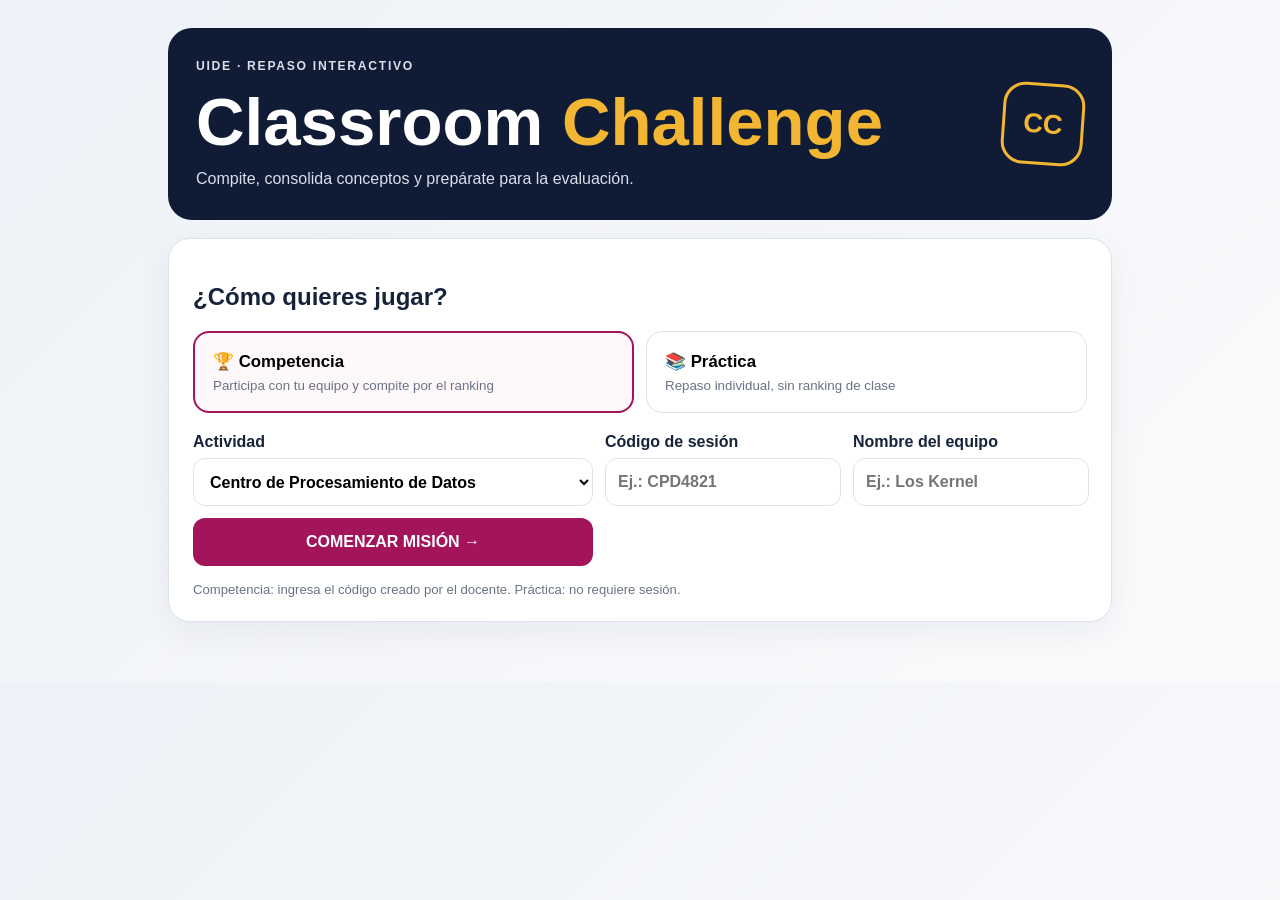
<file: index.html>
<!doctype html>
<html lang="es">
<head>
  <meta charset="utf-8">
  <meta name="viewport" content="width=device-width,initial-scale=1">
  <meta name="theme-color" content="#101b35">
  <title>Classroom Challenge</title>
  <link rel="stylesheet" href="css/styles.css">
</head>
<body>
<main class="shell">
  <header class="hero">
    <div><p class="eyebrow">UIDE · Repaso interactivo</p><h1>Classroom <span>Challenge</span></h1><p>Compite, consolida conceptos y prepárate para la evaluación.</p></div>
    <div class="hero-mark">CC</div>
  </header>

  <section id="home" class="card">
    <h2>¿Cómo quieres jugar?</h2>
    <div class="modes">
      <button class="mode selected" data-mode="competition"><b>🏆 Competencia</b><small>Participa con tu equipo y compite por el ranking</small></button>
      <button class="mode" data-mode="practice"><b>📚 Práctica</b><small>Repaso individual, sin ranking de clase</small></button>
    </div>
    <form id="startForm">
      <label>Actividad<select id="quizSelect"><option value="cpd">Centro de Procesamiento de Datos</option><option value="arq-u1">Arquitectura de Computadoras · Unidad 1</option><option value="ad">Gestión de Configuraciones y Active Directory</option><option value="cli">Terminal Battle · Linux vs. Windows</option><option value="repaso-2">Repaso segundo parcial · Arquitectura</option></select></label>
      <label id="sessionField">Código de sesión<input id="sessionCode" maxlength="10" placeholder="Ej.: CPD4821" autocomplete="off"></label><label id="teamField">Nombre del equipo<input id="teamName" maxlength="28" placeholder="Ej.: Los Kernel" autocomplete="off"></label>
      <button class="primary" type="submit">COMENZAR MISIÓN →</button>
    </form>
    <p class="note">Competencia: ingresa el código creado por el docente. Práctica: no requiere sesión.</p>
  </section>

  <section id="game" class="card hidden">
    <div class="hud"><b id="progress"></b><span>⏱ <b id="timer">0.0</b>s</span><span>🔥 <b id="streak">0</b></span><span>⭐ <b id="score">0</b></span></div>
    <div class="track"><div id="bar"></div></div>
    <p id="category" class="eyebrow"></p><h2 id="question"></h2>
    <div id="answers" class="answers"></div>
    <div id="feedback" class="feedback hidden" aria-live="polite"></div>
  </section>

  <section id="results" class="card hidden">
    <div class="finish">🏁</div><p class="eyebrow">Misión completada</p><h2 id="resultName"></h2>
    <div id="finalScore" class="big"></div>
    <div class="stats"><div><b id="correctStat"></b><small>Aciertos</small></div><div><b id="timeStat"></b><small>Tiempo</small></div><div><b id="accuracyStat"></b><small>Precisión</small></div></div>
    <div id="categoryResults" class="category-results"></div>
    <button id="restart" class="secondary">↻ JUGAR DE NUEVO</button>
  </section>
</main>
<script src="js/database.js"></script><script src="js/scoring.js"></script><script src="js/game.js"></script><script src="js/app.js"></script>
</body></html>
</file>
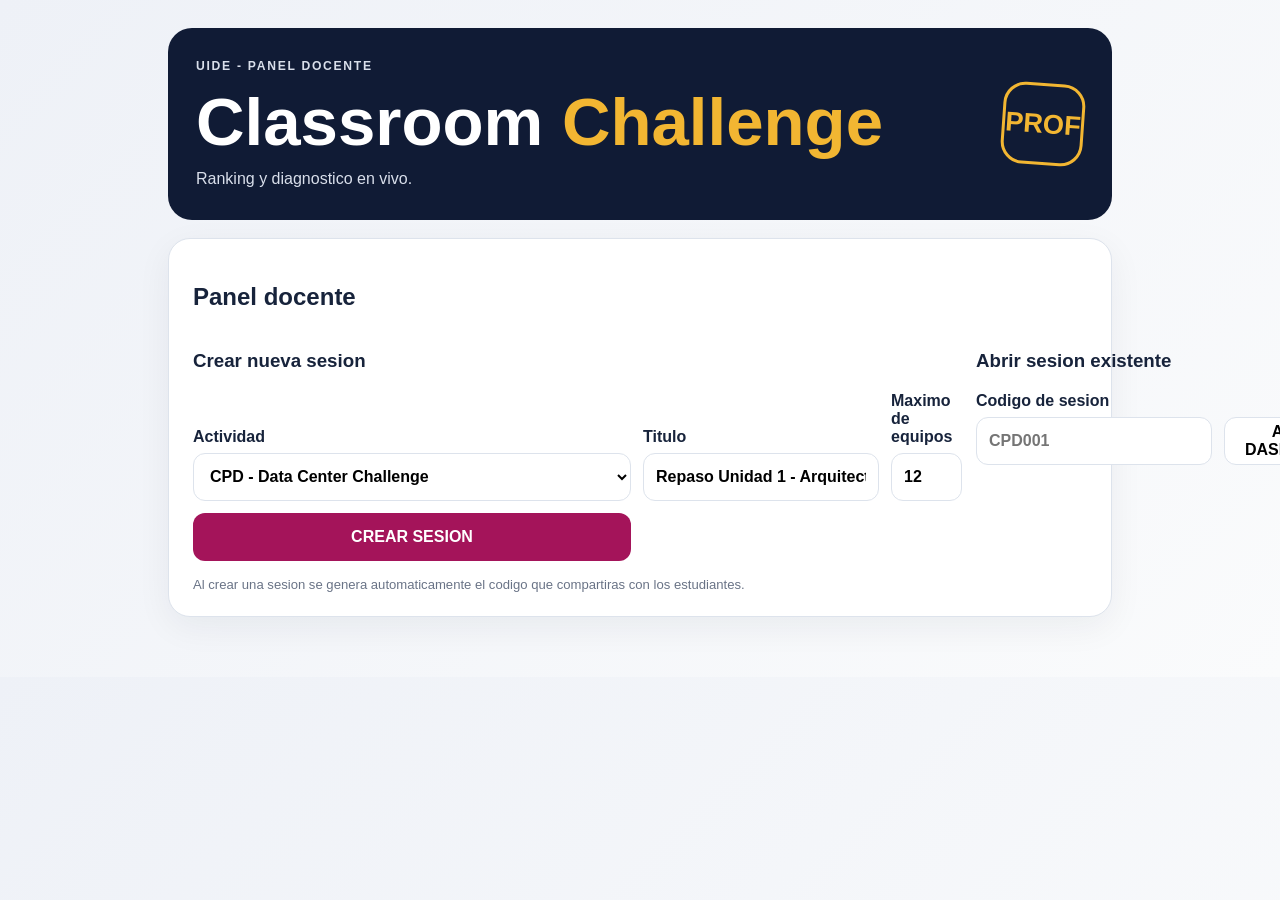
<file: teacher.html>
<!doctype html><html lang="es"><head><meta charset="utf-8"><meta name="viewport" content="width=device-width,initial-scale=1"><title>Classroom Challenge - Docente</title><link rel="stylesheet" href="css/styles.css"></head><body><main class="shell"><header class="hero"><div><p class="eyebrow">UIDE - Panel docente</p><h1>Classroom <span>Challenge</span></h1><p>Ranking y diagnostico en vivo.</p></div><div class="hero-mark">PROF</div></header><section id="teacherLogin" class="card"><h2>Panel docente</h2><div class="dashboard-grid"><div><h3>Crear nueva sesion</h3><form id="createSessionForm"><label>Actividad<select id="newQuiz"><option value="cpd">CPD - Data Center Challenge</option><option value="arq-u1">ARQ U1 - Arquitectura de Computadoras · Unidad 1</option><option value="ad">AD - Active Directory Challenge</option><option value="cli">Terminal Battle - Linux vs. Windows</option><option value="repaso-2">Repaso segundo parcial - Arquitectura</option></select></label><label>Titulo<input id="newTitle" value="Repaso Unidad 1 - Arquitectura de Computadoras"></label><label>Maximo de equipos<input id="newMaxTeams" type="number" min="1" max="12" value="12"></label><button class="primary">CREAR SESION</button></form></div><div><h3>Abrir sesion existente</h3><form id="teacherForm"><label>Codigo de sesion<input id="teacherCode" maxlength="10" placeholder="CPD001"></label><button class="secondary">ABRIR DASHBOARD</button></form></div></div><p class="note">Al crear una sesion se genera automaticamente el codigo que compartiras con los estudiantes.</p></section><section id="dashboard" class="hidden"><div class="card dashboard-head"><div><p class="eyebrow">Sesion en vivo</p><h2 id="sessionTitle"></h2><p id="sessionMeta" class="note"></p></div><div class="live">EN VIVO</div></div><div class="teacher-stats"><div class="card metric"><b id="teamsCount">0</b><small>Equipos</small></div><div class="card metric"><b id="finishedCount">0</b><small>Finalizados</small></div><div class="card metric"><b id="avgAccuracy">-</b><small>Precision media</small></div><div class="card metric"><b id="answersCount">0</b><small>Respuestas</small></div></div><section class="card"><div class="section-title"><h2>Ranking en vivo</h2><span id="updatedAt" class="note"></span></div><div class="table-wrap"><table><thead><tr><th>#</th><th>Equipo</th><th>Puntos</th><th>Aciertos</th><th>Tiempo</th><th>Estado</th></tr></thead><tbody id="rankingBody"></tbody></table></div></section><div class="dashboard-grid"><section class="card"><h2>Rendimiento por categoria</h2><div id="categoryAnalytics"></div></section><section class="card"><h2>Preguntas con mas errores</h2><div id="hardQuestions"></div></section></div><button id="changeSession" class="secondary">Cambiar de sesion</button></section></main><script src="js/database.js"></script><script src="js/teacher.js"></script></body></html>
</file>
<file: css/styles.css>
:root{--navy:#101b35;--magenta:#a4145a;--yellow:#f2b632;--bg:#f4f6fa;--card:#fff;--text:#17233b;--muted:#697386;--line:#dde3ec;--ok:#13795b;--bad:#b42318}*{box-sizing:border-box}body{margin:0;font-family:Inter,Segoe UI,Arial,sans-serif;background:linear-gradient(135deg,#eef1f7,#fafbfc);color:var(--text)}button,input,select{font:inherit}.shell{max-width:980px;margin:auto;padding:28px 18px 60px}.hero{background:var(--navy);color:#fff;border-radius:24px;padding:28px;display:flex;align-items:center;justify-content:space-between;gap:20px;margin-bottom:18px}.hero h1{font-size:clamp(2.1rem,6vw,4.2rem);margin:.15em 0}.hero h1 span{color:var(--yellow)}.hero p{margin:.25em 0;color:#d9dfeb}.hero-mark{width:82px;height:82px;border:3px solid var(--yellow);border-radius:22px;display:grid;place-items:center;font-weight:900;font-size:1.7rem;color:var(--yellow);transform:rotate(4deg)}.card{background:var(--card);border:1px solid var(--line);border-radius:22px;padding:24px;box-shadow:0 10px 35px rgba(16,27,53,.06)}.hidden{display:none!important}.eyebrow{text-transform:uppercase;letter-spacing:.14em;font-size:.76rem;font-weight:800;color:var(--muted)}.modes{display:grid;grid-template-columns:1fr 1fr;gap:12px}.mode{border:1px solid var(--line);background:#fff;border-radius:16px;padding:18px;text-align:left;cursor:pointer}.mode b,.mode small{display:block}.mode b{font-size:1.05rem;margin-bottom:6px}.mode small,.note{color:var(--muted)}.mode.selected{border:2px solid var(--magenta);background:#fff8fb}form{display:grid;grid-template-columns:1fr 1fr auto;gap:12px;align-items:end;margin-top:20px}label{display:flex;flex-direction:column;gap:7px;font-weight:700}input,select{height:48px;border:1px solid var(--line);border-radius:12px;padding:0 12px;background:#fff}.primary,.secondary{height:48px;border:0;border-radius:12px;padding:0 20px;font-weight:900;cursor:pointer}.primary{background:var(--magenta);color:#fff}.secondary{background:#fff;border:1px solid var(--line);width:100%}.note{font-size:.82rem;margin:16px 0 0}.hud{display:flex;gap:18px;justify-content:space-between;flex-wrap:wrap}.track{height:8px;background:#edf0f5;border-radius:99px;overflow:hidden;margin:16px 0 24px}.track div{height:100%;width:0;background:linear-gradient(90deg,var(--magenta),var(--yellow));transition:width .25s}.answers{display:grid;grid-template-columns:1fr 1fr;gap:12px;margin-top:22px}.answer{min-height:70px;border:1px solid var(--line);border-radius:14px;background:#fff;padding:15px;text-align:left;font-weight:700;cursor:pointer}.answer:hover{border-color:var(--magenta);transform:translateY(-1px)}.answer:disabled{cursor:default;transform:none}.feedback{margin-top:16px;padding:15px;border-radius:14px;border:1px solid var(--line)}.feedback.ok{background:#f0faf6;border-color:#9bd5bf}.feedback.bad{background:#fff5f4;border-color:#efb6b1}.finish{font-size:3.5rem}.big{font-size:3.2rem;font-weight:900;color:var(--magenta)}.stats{display:grid;grid-template-columns:repeat(3,1fr);gap:10px;margin:18px 0}.stats div{background:#f5f7fa;border-radius:14px;padding:14px}.stats b,.stats small{display:block}.stats b{font-size:1.35rem}.stats small{color:var(--muted)}.category-results{margin:14px 0 20px}.cat-row{display:grid;grid-template-columns:1fr auto;gap:10px;border-bottom:1px solid var(--line);padding:8px 0}.cat-row span:last-child{font-weight:800}@media(max-width:720px){.modes,form,.answers{grid-template-columns:1fr}.hero-mark{display:none}.stats{grid-template-columns:repeat(3,1fr)}.shell{padding:14px}}
/* Teacher dashboard */
.dashboard-head{display:flex;align-items:center;justify-content:space-between;margin-bottom:14px}.live{font-weight:900;color:var(--ok);background:#effaf5;border:1px solid #b9dfcf;border-radius:999px;padding:9px 13px}.teacher-stats{display:grid;grid-template-columns:repeat(4,1fr);gap:12px;margin:14px 0}.metric{text-align:center}.metric b,.metric small{display:block}.metric b{font-size:2rem;color:var(--navy)}.metric small{color:var(--muted);margin-top:4px}.section-title{display:flex;justify-content:space-between;align-items:center}.table-wrap{overflow:auto}table{width:100%;border-collapse:collapse}th,td{text-align:left;padding:13px 10px;border-bottom:1px solid var(--line);white-space:nowrap}th{font-size:.78rem;text-transform:uppercase;letter-spacing:.08em;color:var(--muted)}.rank{font-size:1.1rem}.status{display:inline-block;padding:6px 9px;border-radius:999px;font-size:.78rem;font-weight:800}.status.finished{background:#effaf5;color:var(--ok)}.status.playing{background:#fff7e6;color:#8a5a00}.empty{text-align:center;color:var(--muted);padding:30px}.dashboard-grid{display:grid;grid-template-columns:1fr 1fr;gap:14px;margin:14px 0}.analytic{margin:14px 0}.analytic>div:first-child{display:flex;justify-content:space-between}.analytic small,.hard span{display:block;color:var(--muted);font-size:.78rem;margin-top:5px}.mini-track{height:8px;background:#edf0f5;border-radius:99px;overflow:hidden;margin-top:6px}.mini-track i{display:block;height:100%;background:linear-gradient(90deg,var(--magenta),var(--yellow));border-radius:99px}.hard{padding:12px 0;border-bottom:1px solid var(--line)}@media(max-width:720px){.teacher-stats{grid-template-columns:1fr 1fr}.dashboard-grid{grid-template-columns:1fr}.dashboard-head{align-items:flex-start;gap:10px}.live{font-size:.75rem}}
</file>
